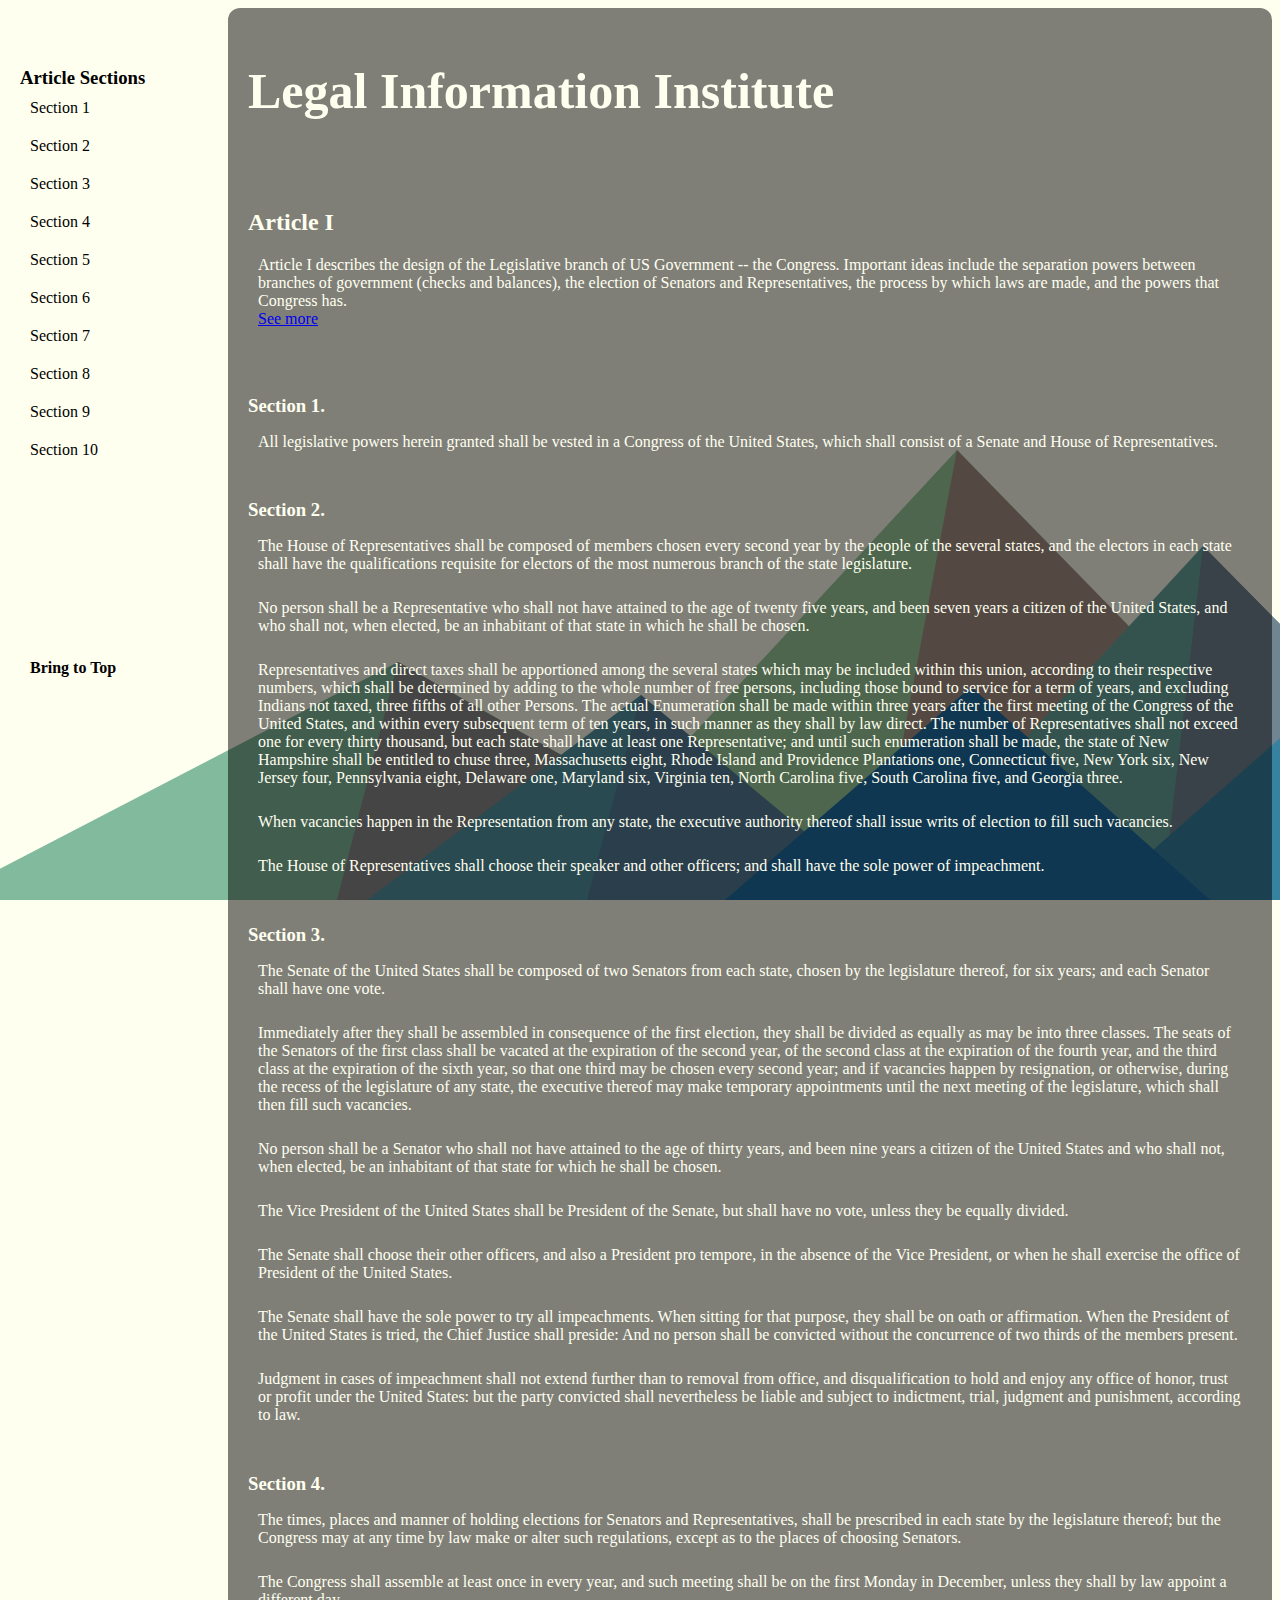
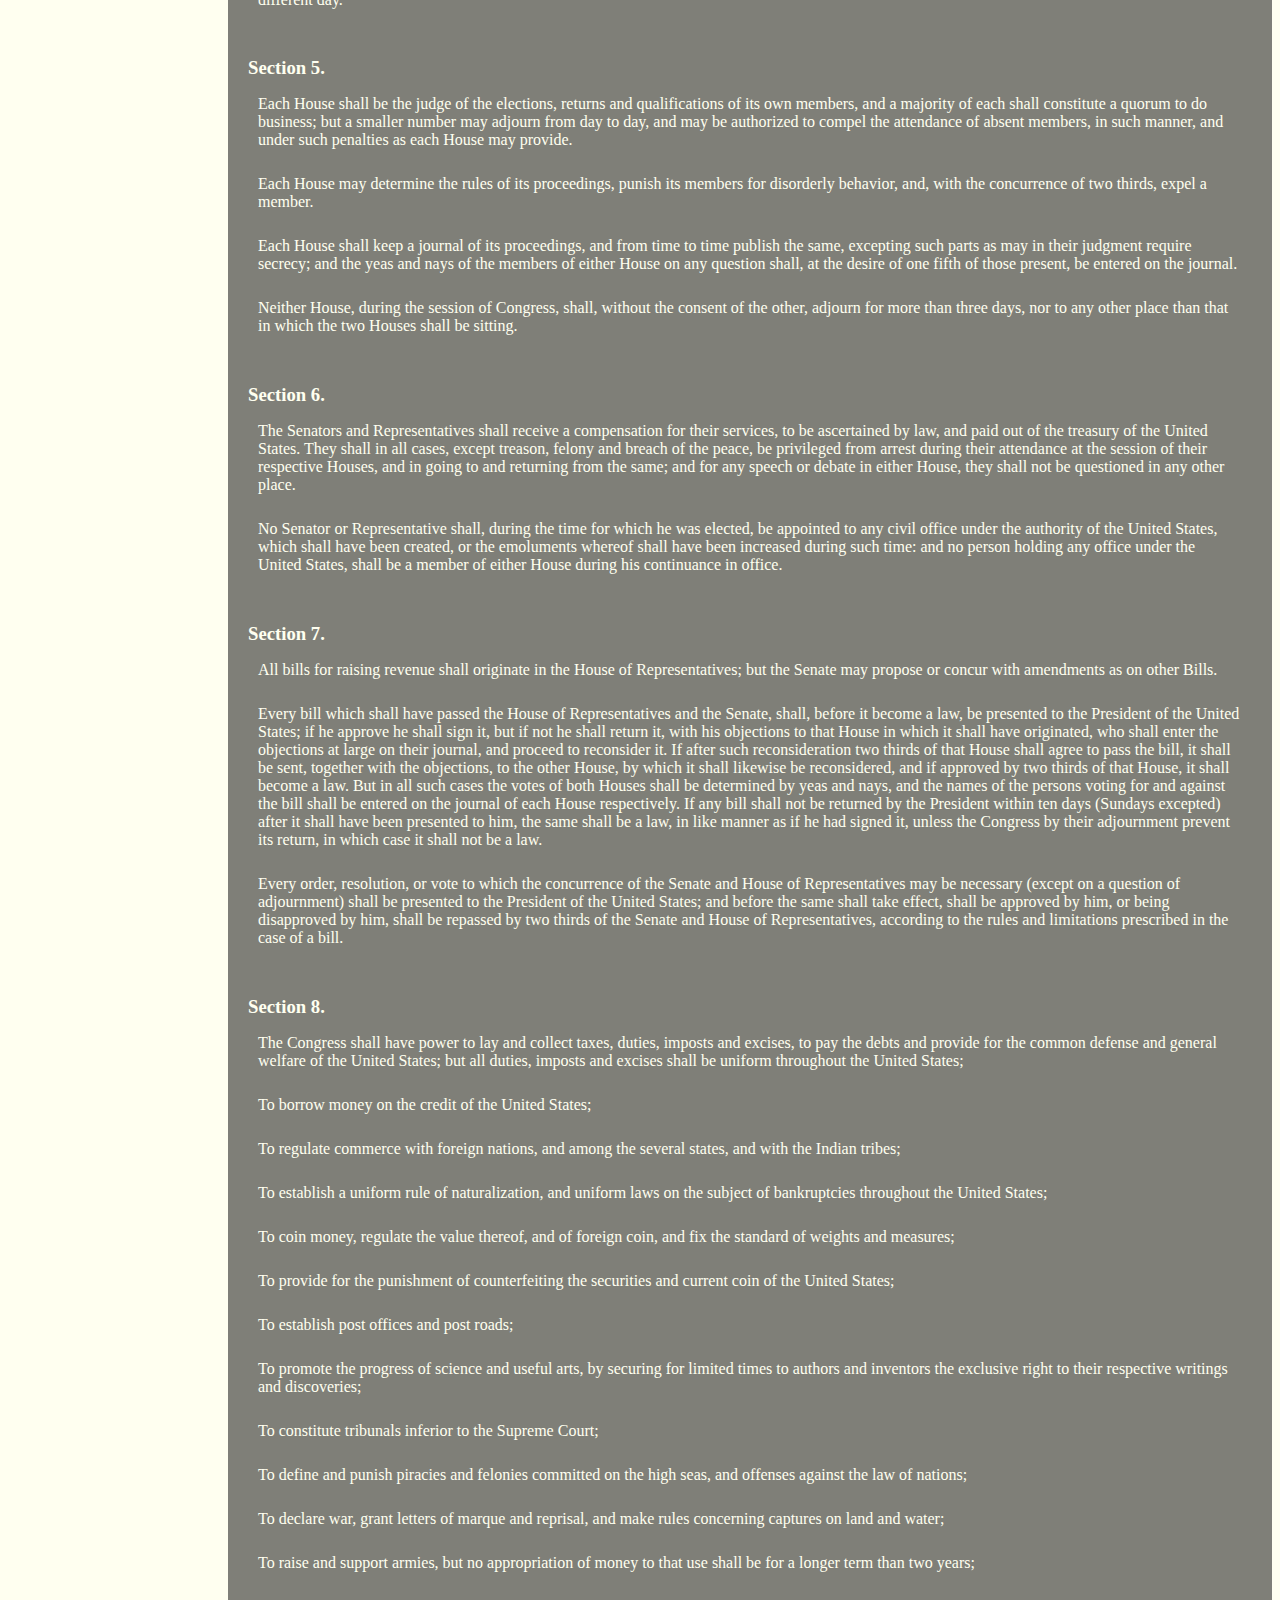
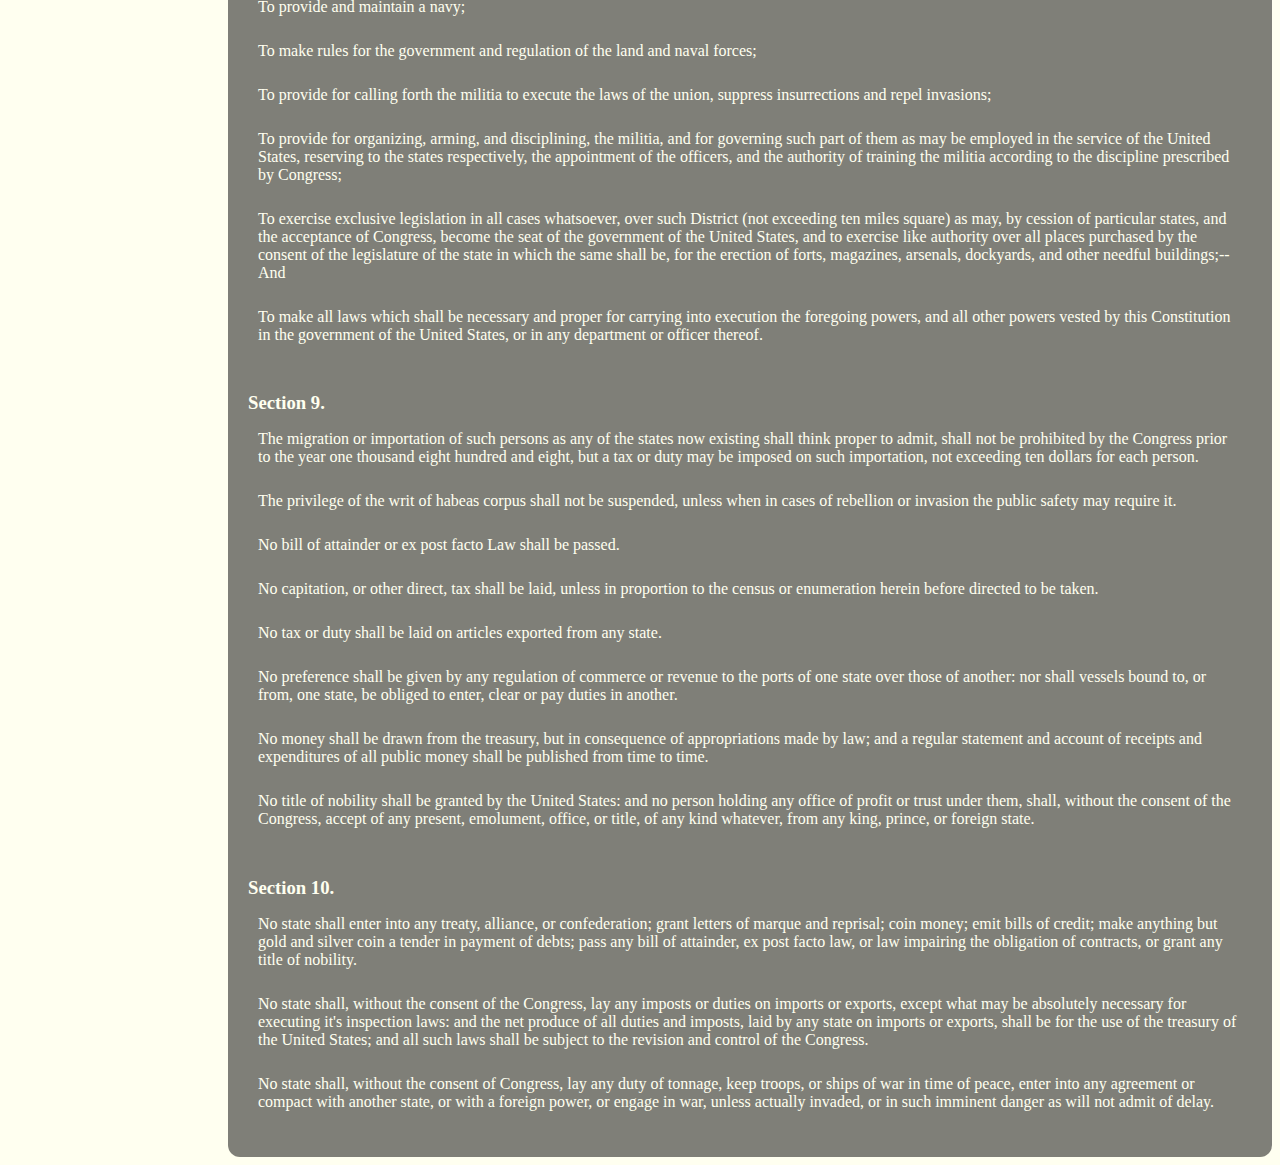
<file: Article I - CSS/index.html>
<!DOCTYPE html>
<html lang="en">

<head>
	<meta charset="UTF-8">
	<meta http-equiv="X-UA-Compatible" content="IE=edge">
	<meta name="viewport" content="width=device-width, initial-scale=1.0">

	<link rel="stylesheet" href="style.css">

	<title>Article 1 | Constitution | United States</title>
	
</head>

<body>
    <div class="navbar">
        <h3>Article Sections</h2>
        <a href="#sec1">Section 1</a>
        <a href="#sec2">Section 2</a>
        <a href="#sec3">Section 3</a>
        <a href="#sec4">Section 4</a>
        <a href="#sec5">Section 5</a>
        <a href="#sec6">Section 6</a>
        <a href="#sec7">Section 7</a>
        <a href="#sec8">Section 8</a>
        <a href="#sec9">Section 9</a>
        <a href="#sec10">Section 10</a>
        <a href="#" class="bringTop">Bring to Top</a>
      </div>

	<article>
		<h1 class="title">Legal Information Institute</h1>
		<br>
		<br>
		<h2>Article I</h2>
		<p>Article I describes the design of the Legislative branch of US Government -- the Congress. Important ideas
			include the separation powers between branches of government (checks and balances), the election of Senators
			and Representatives, the process by which laws are made, and the powers that Congress has. <br><a href="https://www.law.cornell.edu/constitution/articlei">See
				more</a>
			<br>
			<br>
		<h3 id="sec1">Section 1.</h3>
		<p>All legislative powers herein granted shall be vested in a Congress of the United States, which shall consist
			of a Senate and House of Representatives.</p>

		<h3 id="sec2">Section 2.</h3>

		<p>The House of Representatives shall be composed of members chosen every second year by the people of the
			several states, and the electors in each state shall have the qualifications requisite for electors of the
			most numerous branch of the state legislature.</p>

		<p>No person shall be a Representative who shall not have attained to the age of twenty five years, and been
			seven years a citizen of the United States, and who shall not, when elected, be an inhabitant of that state
			in which he shall be chosen.</p>

		<p>Representatives and direct taxes shall be apportioned among the several states which may be included within
			this union, according to their respective numbers, which shall be determined by adding to the whole number
			of free persons, including those bound to service for a term of years, and excluding Indians not taxed,
			three fifths of all other Persons. The actual Enumeration shall be made within three years after the first
			meeting of the Congress of the United States, and within every subsequent term of ten years, in such manner
			as they shall by law direct. The number of Representatives shall not exceed one for every thirty thousand,
			but each state shall have at least one Representative; and until such enumeration shall be made, the state
			of New Hampshire shall be entitled to chuse three, Massachusetts eight, Rhode Island and Providence
			Plantations one, Connecticut five, New York six, New Jersey four, Pennsylvania eight, Delaware one, Maryland
			six, Virginia ten, North Carolina five, South Carolina five, and Georgia three.</p>

		<p>When vacancies happen in the Representation from any state, the executive authority thereof shall issue writs
			of election to fill such vacancies.</p>

		<p>The House of Representatives shall choose their speaker and other officers; and shall have the sole power of
			impeachment.</p>

		<h3 id="sec3">Section 3.</h3>

		<p>The Senate of the United States shall be composed of two Senators from each state, chosen by the legislature
			thereof, for six years; and each Senator shall have one vote.

		<p>Immediately after they shall be assembled in consequence of the first election, they shall be divided as
			equally as may be into three classes. The seats of the Senators of the first class shall be vacated at the
			expiration of the second year, of the second class at the expiration of the fourth year, and the third class
			at the expiration of the sixth year, so that one third may be chosen every second year; and if vacancies
			happen by resignation, or otherwise, during the recess of the legislature of any state, the executive
			thereof may make temporary appointments until the next meeting of the legislature, which shall then fill
			such vacancies.

		<p>No person shall be a Senator who shall not have attained to the age of thirty years, and been nine years a
			citizen of the United States and who shall not, when elected, be an inhabitant of that state for which he
			shall be chosen.

		<p>The Vice President of the United States shall be President of the Senate, but shall have no vote, unless they
			be equally divided.</p>

		<p>The Senate shall choose their other officers, and also a President pro tempore, in the absence of the Vice
			President, or when he shall exercise the office of President of the United States.</p>

		<p>The Senate shall have the sole power to try all impeachments. When sitting for that purpose, they shall be on
			oath or affirmation. When the President of the United States is tried, the Chief Justice shall preside: And
			no person shall be convicted without the concurrence of two thirds of the members present.</p>

		<p>Judgment in cases of impeachment shall not extend further than to removal from office, and disqualification
			to hold and enjoy any office of honor, trust or profit under the United States: but the party convicted
			shall nevertheless be liable and subject to indictment, trial, judgment and punishment, according to law.
		</p>

		<h3 id="sec4">Section 4.</h3>

		<p>The times, places and manner of holding elections for Senators and Representatives, shall be prescribed in
			each state by the legislature thereof; but the Congress may at any time by law make or alter such
			regulations, except as to the places of choosing Senators.</p>

		<p>The Congress shall assemble at least once in every year, and such meeting shall be on the first Monday in
			December, unless they shall by law appoint a different day.</p>

		<h3 id="sec5">Section 5.</h3>

		<p>Each House shall be the judge of the elections, returns and qualifications of its own members, and a majority
			of each shall constitute a quorum to do business; but a smaller number may adjourn from day to day, and may
			be authorized to compel the attendance of absent members, in such manner, and under such penalties as each
			House may provide.</p>

		<p>Each House may determine the rules of its proceedings, punish its members for disorderly behavior, and, with
			the concurrence of two thirds, expel a member.</p>

		<p>Each House shall keep a journal of its proceedings, and from time to time publish the same, excepting such
			parts as may in their judgment require secrecy; and the yeas and nays of the members of either House on any
			question shall, at the desire of one fifth of those present, be entered on the journal.</p>

		<p>Neither House, during the session of Congress, shall, without the consent of the other, adjourn for more than
			three days, nor to any other place than that in which the two Houses shall be sitting.</p>

		<h3 id="sec6">Section 6.</h3>

		<p>The Senators and Representatives shall receive a compensation for their services, to be ascertained by law,
			and paid out of the treasury of the United States. They shall in all cases, except treason, felony and
			breach of the peace, be privileged from arrest during their attendance at the session of their respective
			Houses, and in going to and returning from the same; and for any speech or debate in either House, they
			shall not be questioned in any other place.</p>

		<p>No Senator or Representative shall, during the time for which he was elected, be appointed to any civil
			office under the authority of the United States, which shall have been created, or the emoluments whereof
			shall have been increased during such time: and no person holding any office under the United States, shall
			be a member of either House during his continuance in office.</p>

		<h3 id="sec7">Section 7.</h3>

		<p>All bills for raising revenue shall originate in the House of Representatives; but the Senate may propose or
			concur with amendments as on other Bills.

		<p>Every bill which shall have passed the House of Representatives and the Senate, shall, before it become a
			law, be presented to the President of the United States; if he approve he shall sign it, but if not he shall
			return it, with his objections to that House in which it shall have originated, who shall enter the
			objections at large on their journal, and proceed to reconsider it. If after such reconsideration two thirds
			of that House shall agree to pass the bill, it shall be sent, together with the objections, to the other
			House, by which it shall likewise be reconsidered, and if approved by two thirds of that House, it shall
			become a law. But in all such cases the votes of both Houses shall be determined by yeas and nays, and the
			names of the persons voting for and against the bill shall be entered on the journal of each House
			respectively. If any bill shall not be returned by the President within ten days (Sundays excepted) after it
			shall have been presented to him, the same shall be a law, in like manner as if he had signed it, unless the
			Congress by their adjournment prevent its return, in which case it shall not be a law.</p>

		<p>Every order, resolution, or vote to which the concurrence of the Senate and House of Representatives may be
			necessary (except on a question of adjournment) shall be presented to the President of the United States;
			and before the same shall take effect, shall be approved by him, or being disapproved by him, shall be
			repassed by two thirds of the Senate and House of Representatives, according to the rules and limitations
			prescribed in the case of a bill.</p>

		<h3 id="sec8">Section 8.</h3>

		<p>The Congress shall have power to lay and collect taxes, duties, imposts and excises, to pay the debts and
			provide for the common defense and general welfare of the United States; but all duties, imposts and excises
			shall be uniform throughout the United States;</p>

		<p>To borrow money on the credit of the United States;</p>

		<p>To regulate commerce with foreign nations, and among the several states, and with the Indian tribes;</p>

		<p>To establish a uniform rule of naturalization, and uniform laws on the subject of bankruptcies throughout the
			United States;</p>

		<p>To coin money, regulate the value thereof, and of foreign coin, and fix the standard of weights and measures;
		</p>

		<p>To provide for the punishment of counterfeiting the securities and current coin of the United States;</p>

		<p>To establish post offices and post roads;</p>

		<p>To promote the progress of science and useful arts, by securing for limited times to authors and inventors
			the exclusive right to their respective writings and discoveries;

		<p>To constitute tribunals inferior to the Supreme Court;</p>

		<p>To define and punish piracies and felonies committed on the high seas, and offenses against the law of
			nations;</p>

		<p>To declare war, grant letters of marque and reprisal, and make rules concerning captures on land and water;
		</p>

		<p>To raise and support armies, but no appropriation of money to that use shall be for a longer term than two
			years;</p>

		<p>To provide and maintain a navy;</p>

		<p>To make rules for the government and regulation of the land and naval forces;</p>

		<p>To provide for calling forth the militia to execute the laws of the union, suppress insurrections and repel
			invasions;</p>

		<p>To provide for organizing, arming, and disciplining, the militia, and for governing such part of them as may
			be employed in the service of the United States, reserving to the states respectively, the appointment of
			the officers, and the authority of training the militia according to the discipline prescribed by Congress;
		</p>

		<p>To exercise exclusive legislation in all cases whatsoever, over such District (not exceeding ten miles
			square) as may, by cession of particular states, and the acceptance of Congress, become the seat of the
			government of the United States, and to exercise like authority over all places purchased by the consent of
			the legislature of the state in which the same shall be, for the erection of forts, magazines, arsenals,
			dockyards, and other needful buildings;--And</p>

		<p>To make all laws which shall be necessary and proper for carrying into execution the foregoing powers, and
			all other powers vested by this Constitution in the government of the United States, or in any department or
			officer thereof.</p>

		<h3 id="sec9">Section 9.</h3>

		<p>The migration or importation of such persons as any of the states now existing shall think proper to admit,
			shall not be prohibited by the Congress prior to the year one thousand eight hundred and eight, but a tax or
			duty may be imposed on such importation, not exceeding ten dollars for each person.</p>

		<p>The privilege of the writ of habeas corpus shall not be suspended, unless when in cases of rebellion or
			invasion the public safety may require it.</p>

		<p>No bill of attainder or ex post facto Law shall be passed.</p>

		<p>No capitation, or other direct, tax shall be laid, unless in proportion to the census or enumeration herein
			before directed to be taken.</p>

		<p>No tax or duty shall be laid on articles exported from any state.</p>

		<p>No preference shall be given by any regulation of commerce or revenue to the ports of one state over those of
			another: nor shall vessels bound to, or from, one state, be obliged to enter, clear or pay duties in
			another.</p>

		<p>No money shall be drawn from the treasury, but in consequence of appropriations made by law; and a regular
			statement and account of receipts and expenditures of all public money shall be published from time to time.
		</p>

		<p>No title of nobility shall be granted by the United States: and no person holding any office of profit or
			trust under them, shall, without the consent of the Congress, accept of any present, emolument, office, or
			title, of any kind whatever, from any king, prince, or foreign state.</p>

		<h3 id="sec10">Section 10.</h3>

		<p>No state shall enter into any treaty, alliance, or confederation; grant letters of marque and reprisal; coin
			money; emit bills of credit; make anything but gold and silver coin a tender in payment of debts; pass any
			bill of attainder, ex post facto law, or law impairing the obligation of contracts, or grant any title of
			nobility.</p>

		<p>No state shall, without the consent of the Congress, lay any imposts or duties on imports or exports, except
			what may be absolutely necessary for executing it's inspection laws: and the net produce of all duties and
			imposts, laid by any state on imports or exports, shall be for the use of the treasury of the United States;
			and all such laws shall be subject to the revision and control of the Congress.</p>

		<p>No state shall, without the consent of Congress, lay any duty of tonnage, keep troops, or ships of war in
			time of peace, enter into any agreement or compact with another state, or with a foreign power, or engage in
			war, unless actually invaded, or in such imminent danger as will not admit of delay.</p>
	</article>
</body>

</html>
</file>
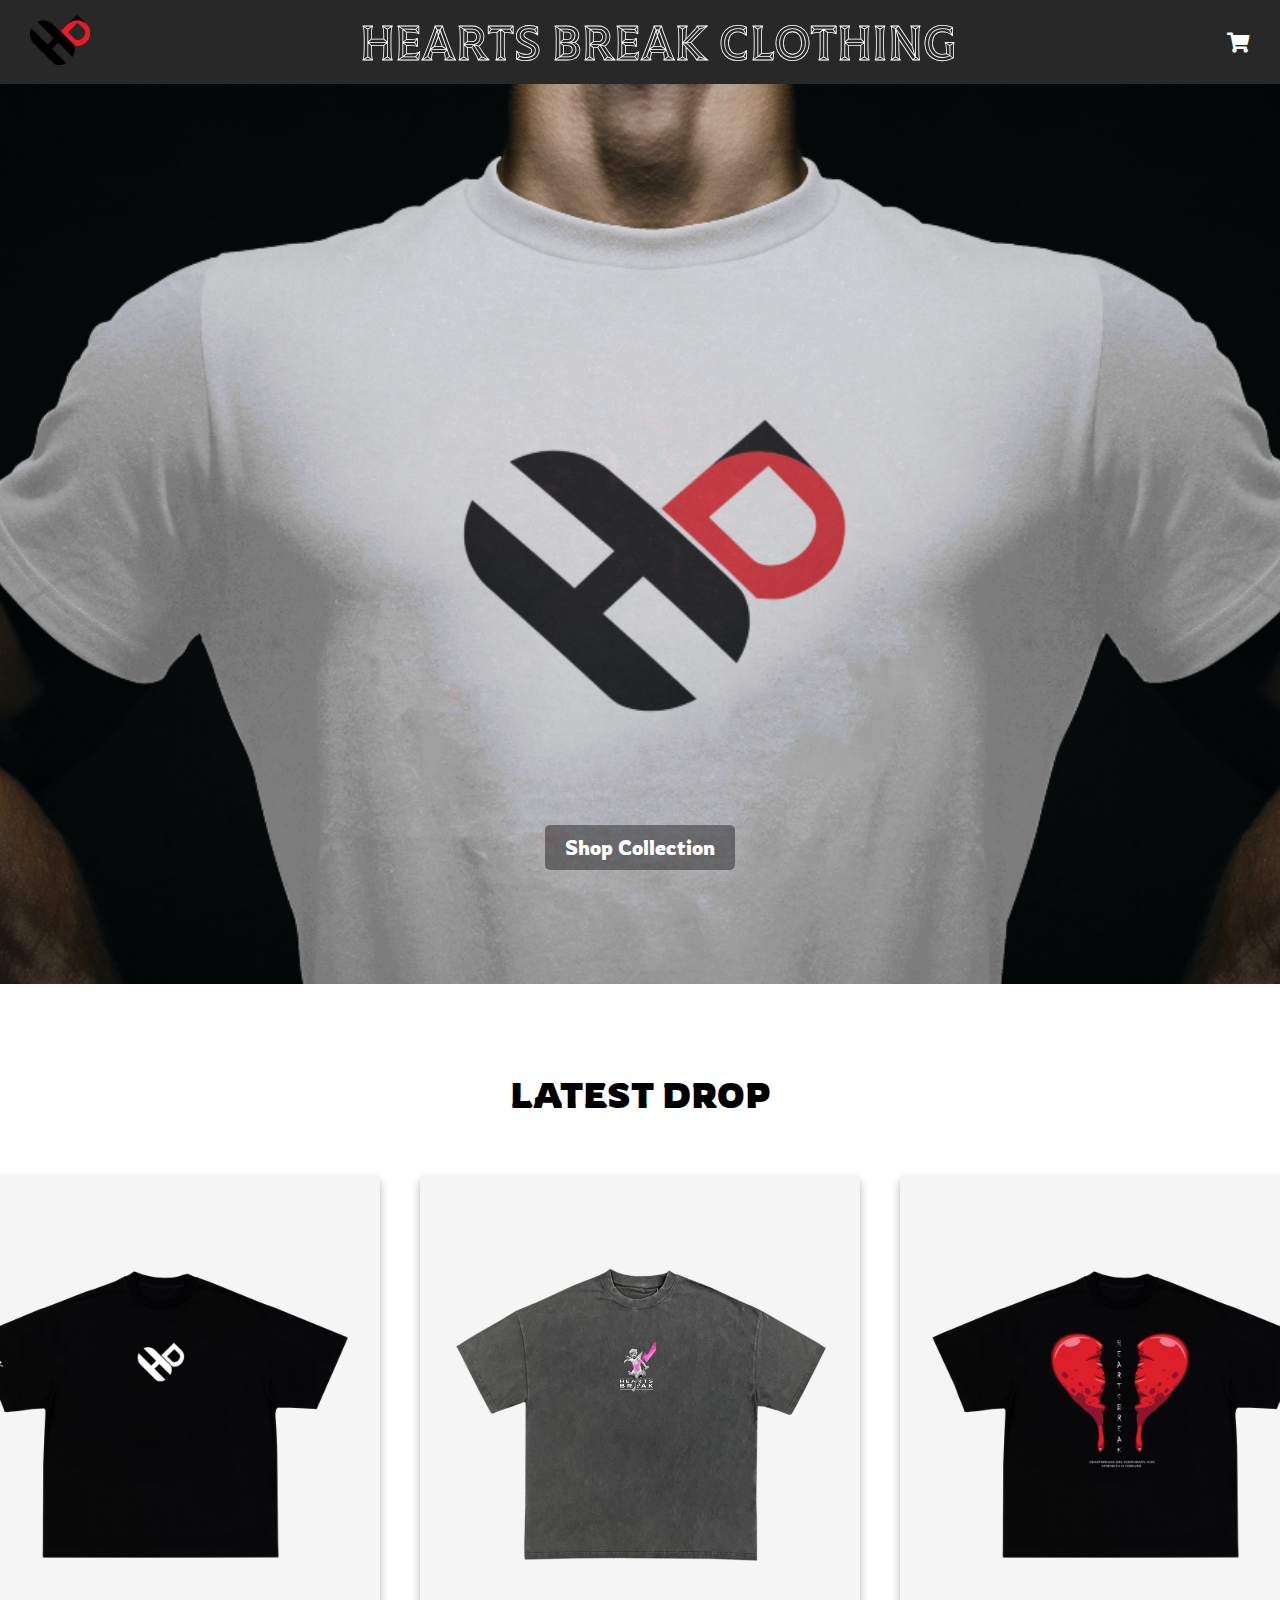
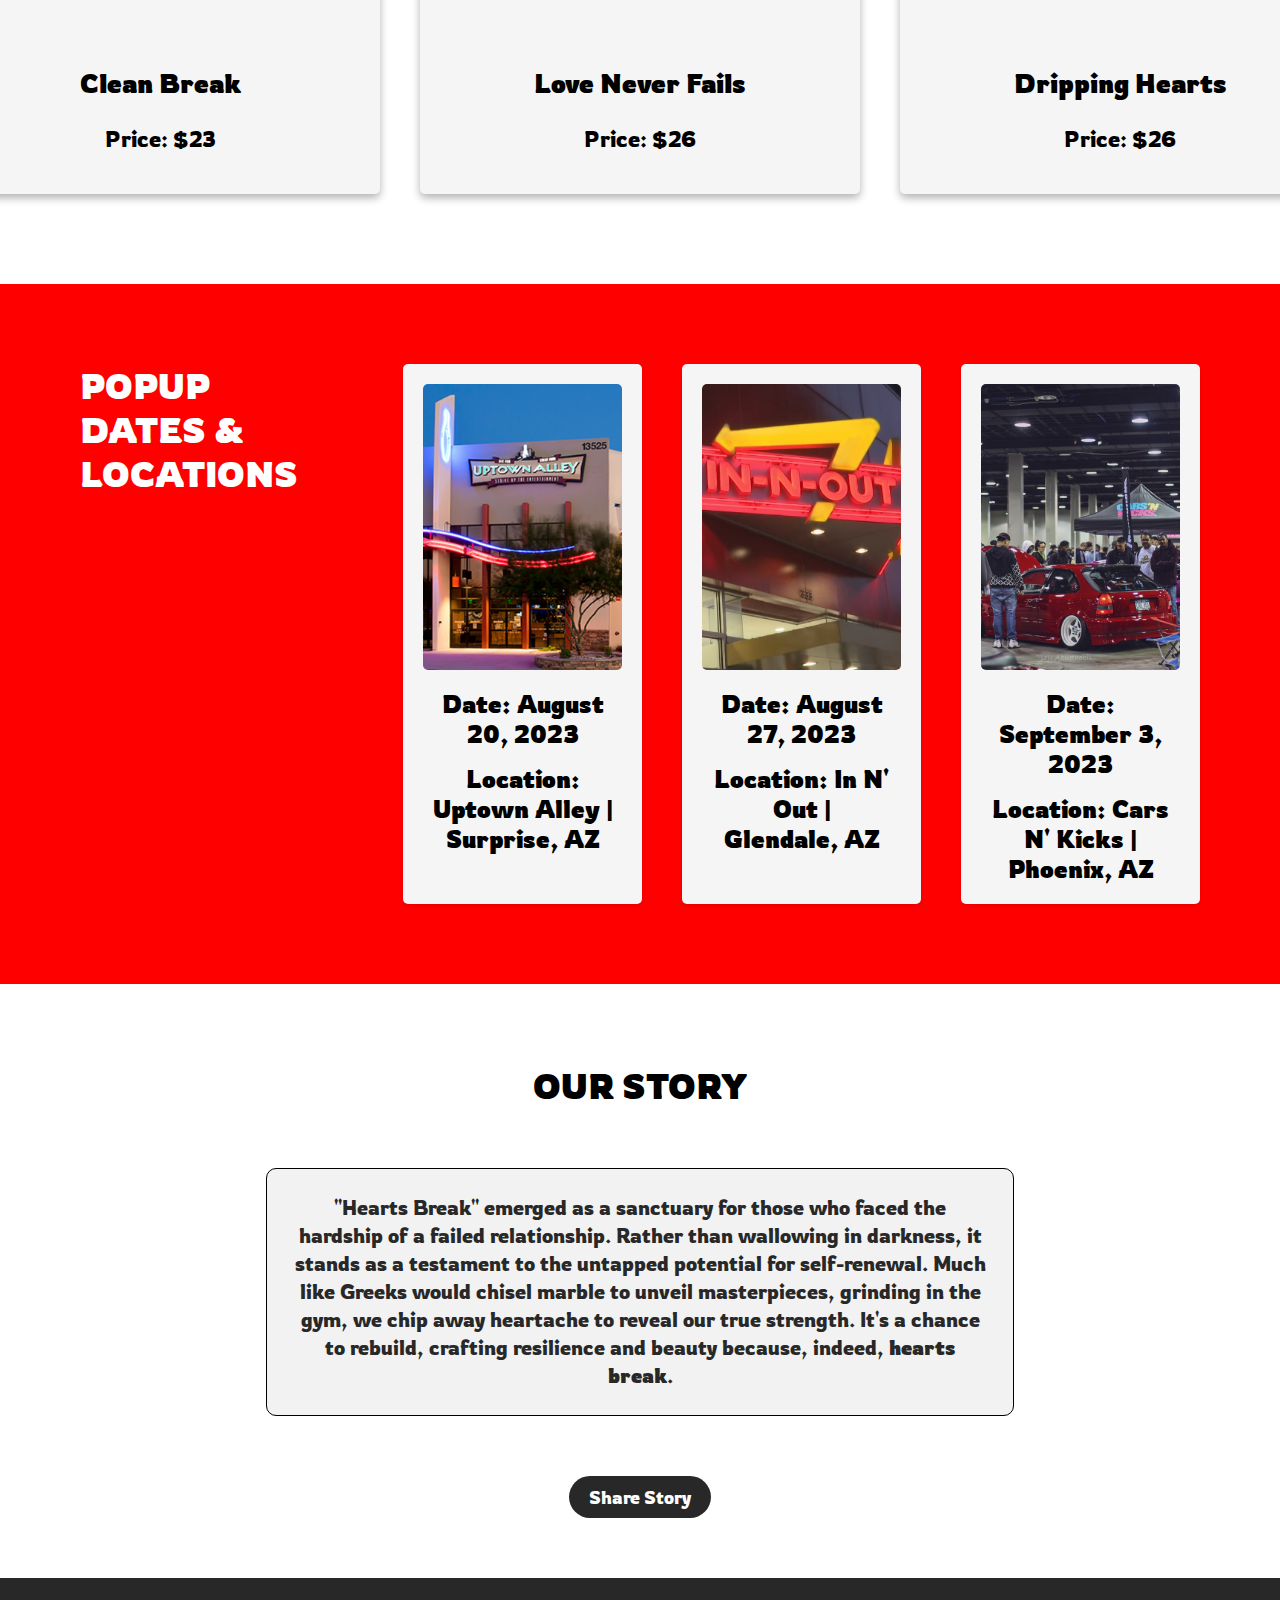
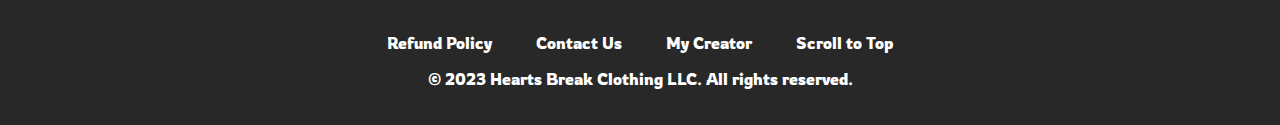
<file: HeartsBreakClothing/index.html>
<!DOCTYPE html>
<html lang="en">
  <head>
    <meta charset="UTF-8" />
    <meta name="viewport" content="width=device-width, initial-scale=1.0" />

    <link rel="icon" type="image/png" href="media/HeartsBreak Logo UC.png" />
    <link
      rel="stylesheet"
      href="https://cdnjs.cloudflare.com/ajax/libs/font-awesome/5.15.3/css/all.min.css"
    />
    <link rel="stylesheet" href="home.css" />

    <title>Hearts Break Clothing</title>
  </head>

  <body>
    <nav class="navbar">
      <div class="logo">
        <a href="index.html">
          <img src="media/HeartsBreak Logo UC.png" alt="HB Logo" />
        </a>
      </div>

      <div class="brandName">
        <h1 class="brandTitle">HEARTS BREAK CLOTHING</h1>
      </div>

      <div class="cart">
        <a href="#"><i class="fas fa-shopping-cart"></i></a>
      </div>
    </nav>

    <div class="previewContainer">
      <img
        src="media/hbPreview.png"
        alt="Image of HB T-Shirt"
        class="brandImage"
      />

      <div class="scrollToProducts">
        <a class="shopCollection" href="#latestDrop">Shop Collection</a>
      </div>
    </div>

    <div class="latestDrop" id="latestDrop">
      <h2 class="latestDropTitle">LATEST DROP</h2>

      <div class="products">
        <div class="product">
          <img src="media/CleanBreak_front.png" alt="product 1" />
          <h3>Clean Break</h3>
          <p>Price: $23</p>
        </div>
        <div class="product">
          <img src="media/LoveNeverFails_front.png" alt="product 2" />
          <h3>Love Never Fails</h3>
          <p>Price: $26</p>
        </div>
        <div class="product">
          <img src="media/DrippingHearts_front.png" alt="product 3" />
          <h3>Dripping Hearts</h3>
          <p>Price: $26</p>
        </div>
      </div>
    </div>

    <div class="datesLocations">
      <h2 class="popupTitle">
        POPUP
        <br />
        DATES &
        <br />
        LOCATIONS
      </h2>

      <div class="popup">
        <img src="media/uptown.png" alt="Popup 1" />
        <p>Date: August 20, 2023</p>
        <p>
          Location: Uptown Alley |<br />
          Surprise, AZ
        </p>
      </div>
      <div class="popup">
        <img src="media/in-n-out.png" alt="Popup 2" />
        <p>Date: August 27, 2023</p>
        <p>
          Location: In N' Out |<br />
          Glendale, AZ
        </p>
      </div>
      <div class="popup">
        <img src="media/cars-n-kicks.png" alt="Popup 3" />
        <p>Date: September 3, 2023</p>
        <p>
          Location: Cars N' Kicks |<br />
          Phoenix, AZ
        </p>
      </div>
    </div>

    <div class="about">
      <h2 class="aboutTitle">OUR STORY</h2>
      <div class="aboutDesc">
        <p>
          "Hearts Break" emerged as a sanctuary for those who faced the hardship
          of a failed relationship. Rather than wallowing in darkness, it stands
          as a testament to the untapped potential for self-renewal. Much like
          Greeks would chisel marble to unveil masterpieces, grinding in the
          gym, we chip away heartache to reveal our true strength. It's a chance
          to rebuild, crafting resilience and beauty because, indeed,
          <span style="font-weight: bold">hearts</span>
          <span style="font-weight: bold">break</span>.
        </p>
      </div>
      <a
        href="https://twitter.com/intent/tweet?text=%22Hearts%20Break%22%20emerged%20as%20a%20sanctuary%20for%20those%20who%20faced%20the%20hardship%20of%20a%20failed%20relationship.%20Rather%20than%20wallowing%20in%20darkness,%20it%20stands%20as%20a%20testament%20to%20the%20untapped%20potential%20for%20self-renewal.%20It%27s%20a%20chance%20to%20rebuild,%20crafting%20resilience%20and%20beauty.%20%20-Hearts%20Break%20Team"
        target="_blank"
      >
        <button class="shareStoryBtn">Share Story</button>
      </a>
    </div>

    <footer>
      <div>
        <ul class="footer-links">
          <li><a href="policy.html">Refund Policy</a></li>
          <li><a href="contact.html">Contact Us</a></li>
          <li><a href="https://github.com/HBLazerr">My Creator</a></li>
          <li><a href="#">Scroll to Top</a></li>
        </ul>
        <p>&copy; 2023 Hearts Break Clothing LLC. All rights reserved.</p>
      </div>
    </footer>
  </body>
</html>
</file>
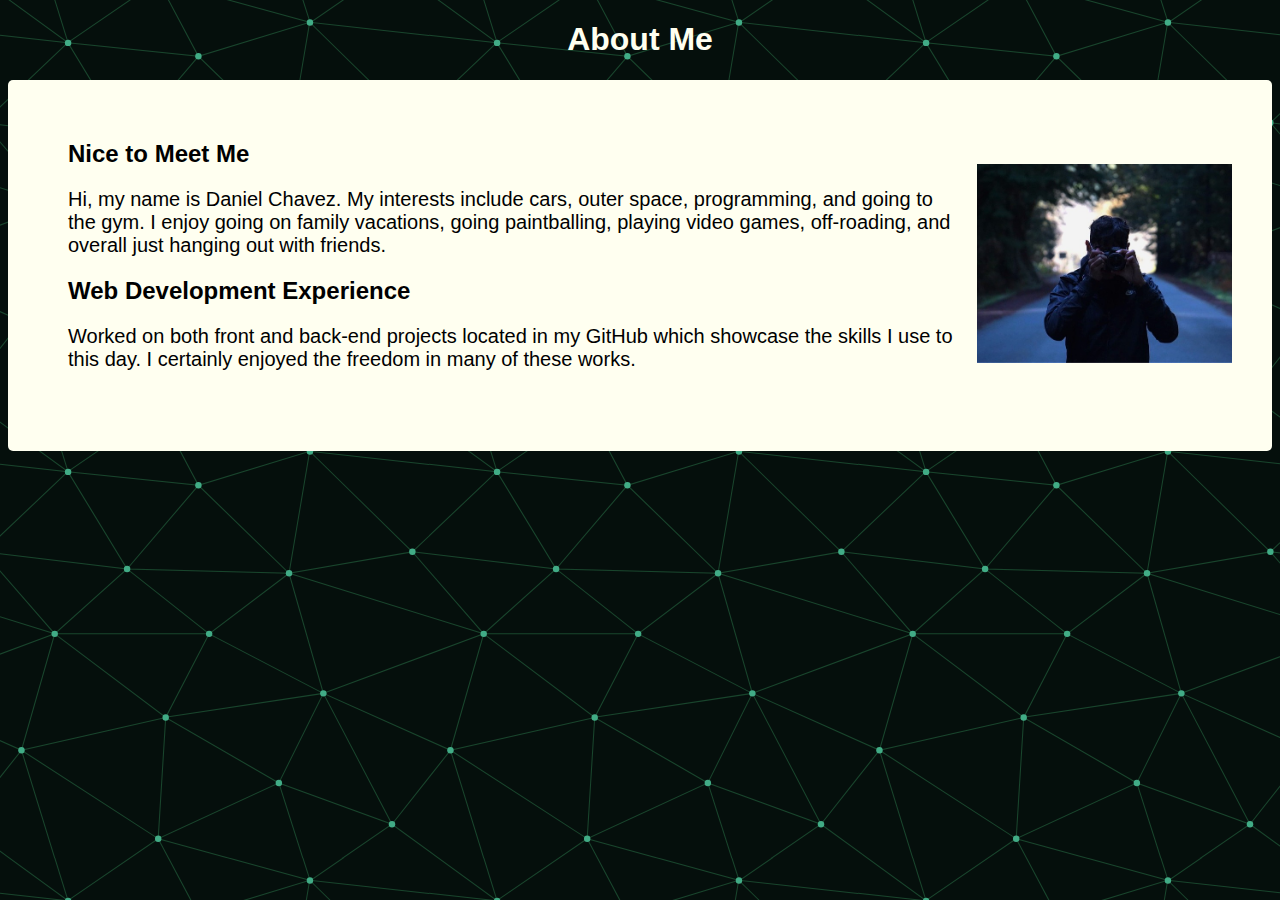
<file: W4-Assignment/index.html>
<!DOCTYPE html>
<html lang="en">

<head>
    <meta charset="UTF-8">
    <meta http-equiv="X-UA-Compatible" content="IE=edge">
    <meta name="viewport" content="width=device-width, initial-scale=1.0">

    <link rel="stylesheet" href="style.css">

    <title>W4 Assignment: Web Pages</title>

</head>

<body>




    <h1 class="title">About Me</h1>
    
    <div class="container">

        <div class="info">
            <h2>Nice to Meet Me</h2>
            <p>
                Hi, my name is Daniel Chavez. My interests include cars, outer space, programming, and going to the gym.
                I enjoy going on family vacations, going paintballing, playing video games, off-roading, and overall
                just hanging out with friends.
            </p>

            <h2>Web Development Experience</h2>
            <p>
                Worked on both front and back-end projects located in my GitHub which showcase the skills I use to this
                day. I certainly enjoyed the freedom in many of these works.
            </p>
        </div>
        
        <div>
            <img src="DanielChavezBack.jpg" alt="Picture of Daniel Chavez">
        </div>

    </div>

</body>

</html>
</file>
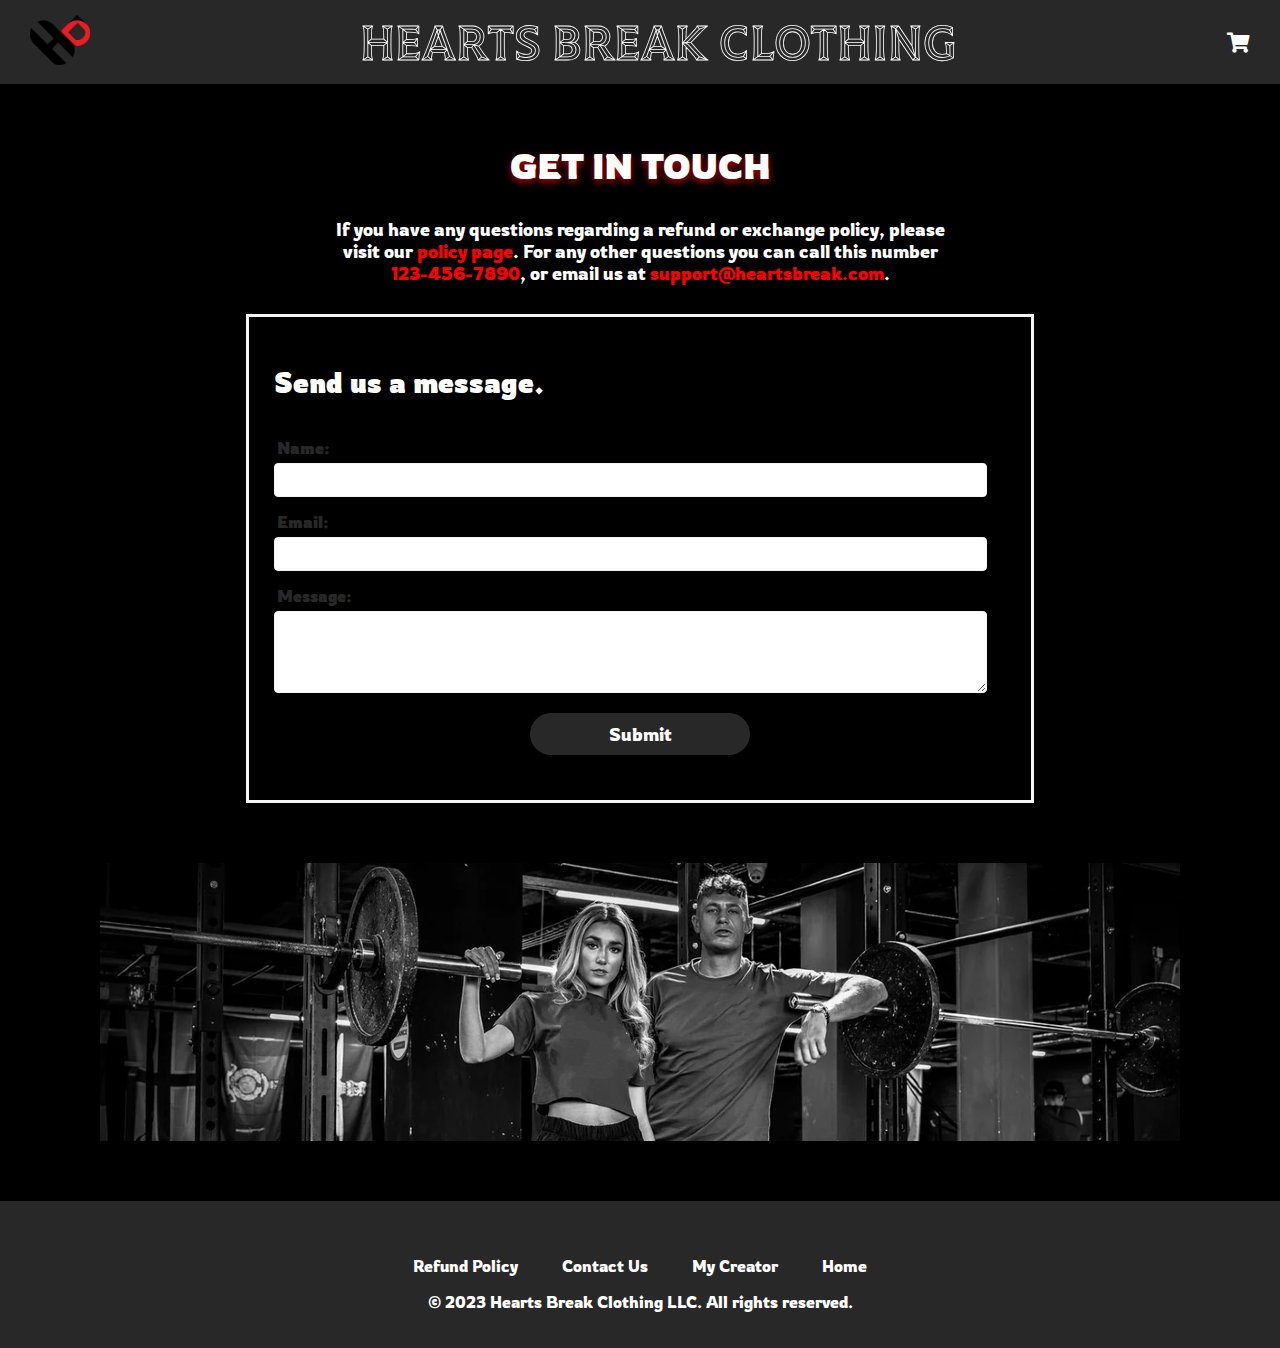
<file: HeartsBreakClothing/contact.html>
<!DOCTYPE html>
<html lang="en">
  <head>
    <meta charset="UTF-8" />
    <meta name="viewport" content="width=device-width, initial-scale=1.0" />

    <link rel="icon" type="image/png" href="media/HeartsBreak Logo UC.png" />
    <link
      rel="stylesheet"
      href="https://cdnjs.cloudflare.com/ajax/libs/font-awesome/5.15.3/css/all.min.css"
    />
    <link rel="stylesheet" href="contact.css" />

    <title>Contact Us | Hearts Break Clothing</title>
  </head>
  <body>
    <nav class="navbar">
      <div class="logo">
        <a href="index.html">
          <img src="media/HeartsBreak Logo UC.png" alt="HB Logo" />
        </a>
      </div>

      <div class="brandName">
        <h1 class="brandTitle">HEARTS BREAK CLOTHING</h1>
      </div>

      <div class="cart">
        <a href="#"><i class="fas fa-shopping-cart"></i></a>
      </div>
    </nav>

    <div class="contact">
      <h1>GET IN TOUCH</h1>

      <p>
        If you have any questions regarding a refund or exchange policy, please
        visit our <a href="policy.html">policy page</a>. For any other questions
        you can call this number <a href="tel:1234567890">123-456-7890</a>, or
        email us at
        <a href="mailto:chavezdanny33@gmail.com">support@heartsbreak.com</a>.
      </p>

      <div class="contactForm">
        <h2>Send us a message.</h2>
        <form action="/submit" method="post">
          <label for="name" class="formLabel">Name:</label>
          <input type="text" id="name" name="name" required />

          <label for="email" class="formLabel">Email:</label>
          <input type="email" id="email" name="email" required />

          <label for="message" class="formLabel">Message:</label>
          <textarea id="message" name="message" rows="4" required></textarea>

          <input type="submit" value="Submit" class="submitBtn" />
        </form>
      </div>
    </div>

    <div class="imgStrip">
      <img src="media/contact_image.png" alt="Image of Hearts Break staff" />
    </div>

    <footer>
      <div>
        <ul class="footer-links">
          <li><a href="policy.html">Refund Policy</a></li>
          <li><a href="contact.html">Contact Us</a></li>
          <li><a href="https://github.com/HBLazerr">My Creator</a></li>
          <li><a href="index.html">Home</a></li>
        </ul>
        <p>&copy; 2023 Hearts Break Clothing LLC. All rights reserved.</p>
      </div>
    </footer>
  </body>
</html>
</file>
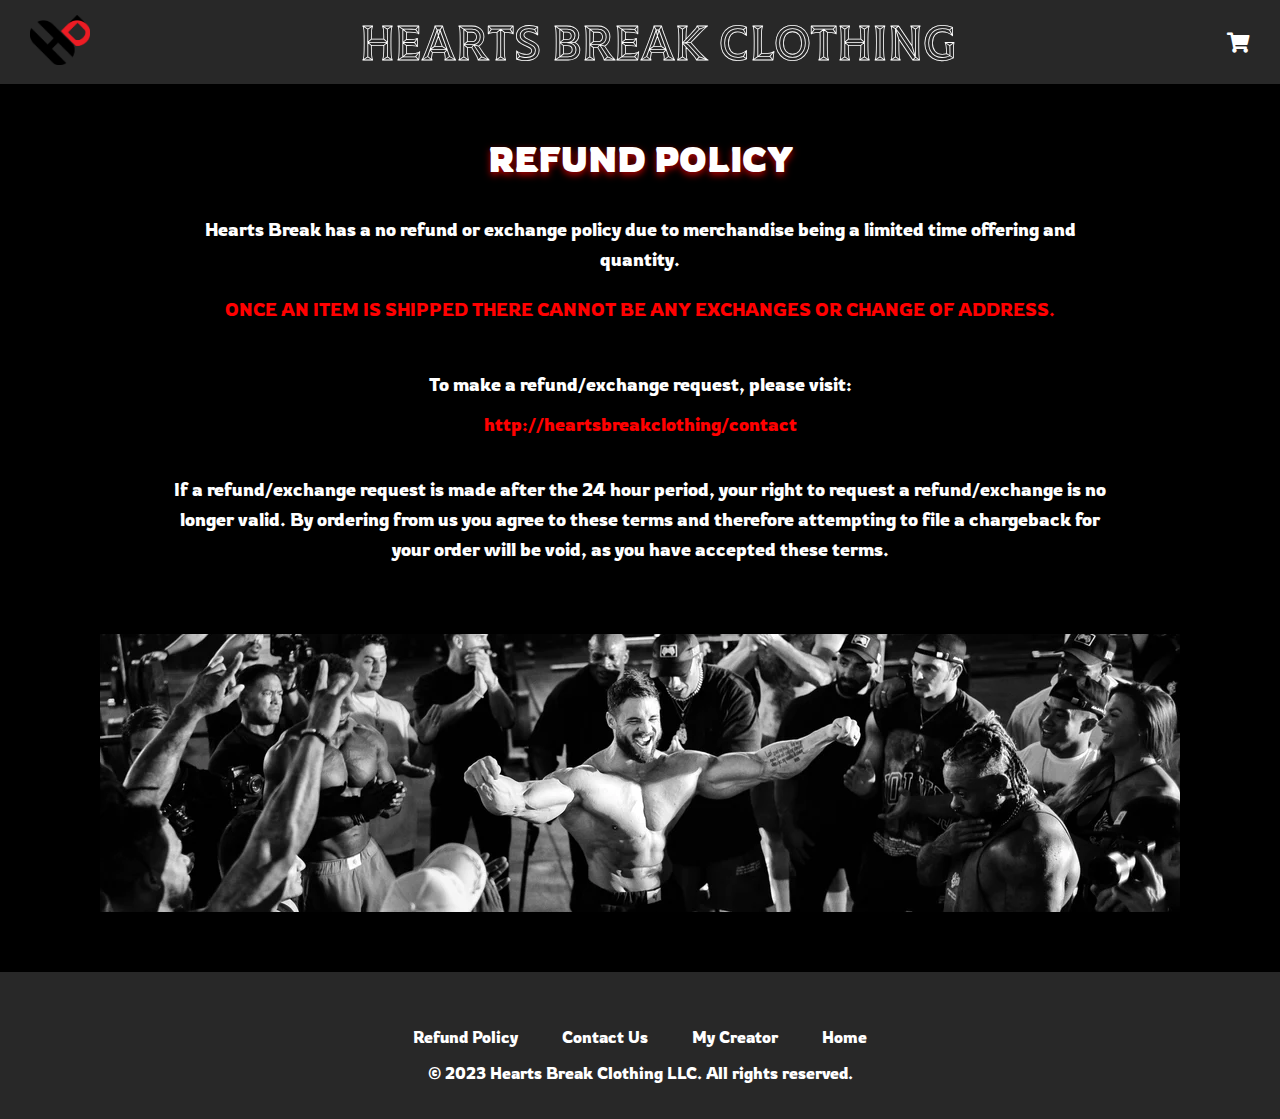
<file: HeartsBreakClothing/policy.html>
<!DOCTYPE html>
<html lang="en">
  <head>
    <meta charset="UTF-8" />
    <meta name="viewport" content="width=device-width, initial-scale=1.0" />

    <link rel="icon" type="image/png" href="media/HeartsBreak Logo UC.png" />
    <link
      rel="stylesheet"
      href="https://cdnjs.cloudflare.com/ajax/libs/font-awesome/5.15.3/css/all.min.css"
    />
    <link rel="stylesheet" href="policy.css" />

    <title>Refund Policy | Hearts Break Clothing</title>
  </head>
  <body>
    <nav class="navbar">
      <div class="logo">
        <a href="index.html">
          <img src="media/HeartsBreak Logo UC.png" alt="HB Logo" />
        </a>
      </div>

      <div class="brandName">
        <h1 class="brandTitle">HEARTS BREAK CLOTHING</h1>
      </div>

      <div class="cart">
        <a href="#"><i class="fas fa-shopping-cart"></i></a>
      </div>
    </nav>

    <div class="policy">
      <h1>REFUND POLICY</h1>

      <p>
        Hearts Break has a no refund or exchange policy due to merchandise being
        a limited time offering and quantity.
      </p>

      <p class="important">
        ONCE AN ITEM IS SHIPPED THERE CANNOT BE ANY EXCHANGES OR CHANGE OF
        ADDRESS.
      </p>

      <div class="visitLink">
        <p>To make a refund/exchange request, please visit:</p>
        <a href="contact.html">http://heartsbreakclothing/contact</a>
      </div>

      <p>
        If a refund/exchange request is made after the 24 hour period, your
        right to request a refund/exchange is no longer valid. By ordering from
        us you agree to these terms and therefore attempting to file a
        chargeback for your order will be void, as you have accepted these
        terms.
      </p>
    </div>

    <div class="imgStrip">
      <img src="media/policy_image.png" alt="Image of gym members" />
    </div>

    <footer>
      <div>
        <ul class="footer-links">
          <li><a href="policy.html">Refund Policy</a></li>
          <li><a href="contact.html">Contact Us</a></li>
          <li><a href="https://github.com/HBLazerr">My Creator</a></li>
          <li><a href="index.html">Home</a></li>
        </ul>
        <p>&copy; 2023 Hearts Break Clothing LLC. All rights reserved.</p>
      </div>
    </footer>
  </body>
</html>
</file>
<file: Article I - CSS/style.css>
body {
    background-color: ivory;
    background-image: url("data:image/svg+xml,%3Csvg xmlns='http://www.w3.org/2000/svg' viewBox='0 0 1600 900'%3E%3Cpolygon fill='%239bcd9b' points='957 450 539 900 1396 900'/%3E%3Cpolygon fill='%23a69285' points='957 450 872.9 900 1396 900'/%3E%3Cpolygon fill='%2382ba9d' points='-60 900 398 662 816 900'/%3E%3Cpolygon fill='%238b8b8b' points='337 900 398 662 816 900'/%3E%3Cpolygon fill='%2369a79e' points='1203 546 1552 900 876 900'/%3E%3Cpolygon fill='%23708491' points='1203 546 1552 900 1162 900'/%3E%3Cpolygon fill='%235095a0' points='641 695 886 900 367 900'/%3E%3Cpolygon fill='%23547d97' points='587 900 641 695 886 900'/%3E%3Cpolygon fill='%233782a1' points='1710 900 1401 632 1096 900'/%3E%3Cpolygon fill='%2339769d' points='1710 900 1401 632 1365 900'/%3E%3Cpolygon fill='%231e6fa3' points='1210 900 971 687 725 900'/%3E%3Cpolygon fill='%231e6fa3' points='943 900 1210 900 971 687'/%3E%3C/svg%3E");
    background-attachment: fixed;
    background-size: cover;
    font-family: 'Lucida Sans';
}

html {
    scroll-behavior: smooth;
}

article {
    margin-left: 220px;
    background-color: rgba(0, 0, 0, 0.5);
    color: ivory;
    padding: 20px;
    border-radius: 12px;
}

h3 {
    padding: 20px 0 0;
    margin-bottom: 0;
}

p {
    padding: 0 10px 10px 10px;
}

.title {
    font-size: 50px;
}

.navbar {
    position: fixed;
    left: 0;
    background-color: ivory;
    width: 200px;
    margin: 20px;
}

.navbar a {
    display: block;
    padding: 10px;
    color: black;
    text-decoration: none;
}

.navbar a:hover {
    background-color: rgba(0, 0, 0, 0.178);
}

.bringTop {
    margin-top: 180px;
    font-weight: bold;
}
</file>
<file: HeartsBreakClothing/home.css>
@import url('https://fonts.googleapis.com/css2?family=Rowdies:wght@300&family=Tilt+Prism&display=swap');

body {
    margin: 0;
    padding: 0;
    scroll-behavior: smooth;
    font-family: 'Rowdies';
}

body::-webkit-scrollbar {
    display: none;
}


/* Navbar Styles */
.navbar {
    background-color: rgb(40, 40, 40);
    color: white;
    display: flex;
    justify-content: space-between;
    align-items: center;
    padding: 10px;
}

.logo img {
    height: 50px;
    margin: 0px 20px;
}

.brandTitle {
    font-family: 'Tilt Prism';
    margin: 0;
    font-size: 50px;
    cursor: default;
    user-select: none;
}

.cart a {
    color: white;
    text-decoration: none;
    font-size: 20px;
    transition: color 0.3s ease;
    margin: 0 10px;
    padding: 5px 10px;
}

.cart a:hover {
    color: red;
}


/* Home Page Styles */
.previewContainer {
    width: 100%;
    height: 80%;
    overflow: hidden;
    display: flex;
    justify-content: center;
    align-items: center;
}

.brandImage {
    min-width: 100%;
    min-height: 80%;
    height: 900px;
    object-fit: cover;
    object-position: bottom;
}

.scrollToProducts {
    display: flex;
    justify-content: center;
    position: absolute;
    bottom: 30px;
}

.shopCollection {
    background-color: rgba(0, 0, 0, 0.4);
    color: white;
    text-decoration: none;
    border-radius: 5px;
    padding: 10px 20px;
    font-size: 20px;
    transition: background-color 0.3s ease;
}

.shopCollection:hover {
    background-color: rgba(0, 0, 0, 0.7);
}

.latestDrop {
    padding: 60px 30px;
}

.latestDropTitle {
    font-size: 35px;
    text-align: center;
}

.products {
    display: flex;
    justify-content: center;
    text-align: center;
    padding: 20px;
}

.product {
    background-color: whitesmoke;
    margin: 10px 20px;
    padding: 20px;
    border-radius: 5px;
    box-shadow: 0px 4px 9px rgba(0, 0, 0, 0.3);
    justify-content: center;
    font-size: 22px;
}

.product img {
    max-width: 400px;
    height: 400px;
    margin-bottom: 40px;
}

.datesLocations {
    display: flex;
    justify-content: center;
    text-align: center;
    background-color: red;
    padding: 60px;
    text-align: center;
}

.popupTitle {
    justify-content: center;
    text-align: left;
    color: white;
    margin: 20px;
    padding-right: 65px;
    font-size: 35px;
}

.popup {
    background-color: whitesmoke;
    max-width: 300px;
    margin: 20px;
    padding: 20px;
    border-radius: 5px;
    box-shadow: 0 2px 4px rgba(0, 0, 0, 0.1);
}

.popup img {
    width: 100%;
    height: auto;
    object-fit: cover;
    border-radius: 5px;
}

.popup p {
    margin: 15px 0px 0px;
    font-weight: bold;
    font-size: 24px;
}

.about {
    padding: 60px;
    text-align: center;
    justify-content: center;
}

.aboutTitle {
    font-size: 35px;
    margin: 20px;
}

.aboutDesc {
    width: 60%;
    margin: 60px auto;
    text-align: center;
    padding: 25px;
    border: 1px solid black;
    border-radius: 10px;
    background-color: #f2f2f2;
}

.aboutDesc p {
    font-size: 20px;
    line-height: 28px;
    color: rgb(40, 40, 40);
    margin: 0;
}

.shareStoryBtn {
    background-color: rgb(40, 40, 40);
    color: white;
    font-family: 'Rowdies';
    font-size: 18px;
    padding: 10px 20px;
    border: none;
    border-radius: 30px;
    cursor: pointer;
    transition: background-color 0.3s ease;
}

.shareStoryBtn:hover {
    background-color: red;
}


/* Footer Styles */
footer {
    background-color: rgb(40, 40, 40);
    bottom: 0;
    left: 0;
    width: 100%;
    color: white;
    text-align: center;
    padding: 40px 0px 20px;
}

.footer-links {
    list-style: none;
    padding: 0;
    margin: 15px;
}

.footer-links li {
    display: inline;
    margin: 20px;
}

.footer-links a {
    color: white;
    text-decoration: none;
    transition: color 0.3s ease;
}

.footer-links a:hover {
    color: red;
}
</file>
<file: W4-Assignment/style.css>
body {
    background-color: #050F0C;
    background-image: url("data:image/svg+xml,%3Csvg xmlns='http://www.w3.org/2000/svg' width='429' height='429' viewBox='0 0 800 800'%3E%3Cg fill='none' stroke='%2318452C' stroke-width='1.9'%3E%3Cpath d='M769 229L1037 260.9M927 880L731 737 520 660 309 538 40 599 295 764 126.5 879.5 40 599-197 493 102 382-31 229 126.5 79.5-69-63'/%3E%3Cpath d='M-31 229L237 261 390 382 603 493 308.5 537.5 101.5 381.5M370 905L295 764'/%3E%3Cpath d='M520 660L578 842 731 737 840 599 603 493 520 660 295 764 309 538 390 382 539 269 769 229 577.5 41.5 370 105 295 -36 126.5 79.5 237 261 102 382 40 599 -69 737 127 880'/%3E%3Cpath d='M520-140L578.5 42.5 731-63M603 493L539 269 237 261 370 105M902 382L539 269M390 382L102 382'/%3E%3Cpath d='M-222 42L126.5 79.5 370 105 539 269 577.5 41.5 927 80 769 229 902 382 603 493 731 737M295-36L577.5 41.5M578 842L295 764M40-201L127 80M102 382L-261 269'/%3E%3C/g%3E%3Cg fill='%2341AC86'%3E%3Ccircle cx='769' cy='229' r='6'/%3E%3Ccircle cx='539' cy='269' r='6'/%3E%3Ccircle cx='603' cy='493' r='6'/%3E%3Ccircle cx='731' cy='737' r='6'/%3E%3Ccircle cx='520' cy='660' r='6'/%3E%3Ccircle cx='309' cy='538' r='6'/%3E%3Ccircle cx='295' cy='764' r='6'/%3E%3Ccircle cx='40' cy='599' r='6'/%3E%3Ccircle cx='102' cy='382' r='6'/%3E%3Ccircle cx='127' cy='80' r='6'/%3E%3Ccircle cx='370' cy='105' r='6'/%3E%3Ccircle cx='578' cy='42' r='6'/%3E%3Ccircle cx='237' cy='261' r='6'/%3E%3Ccircle cx='390' cy='382' r='6'/%3E%3C/g%3E%3C/svg%3E");
    font-family: Arial, sans-serif;
}

.title {
    color: ivory;
    text-align: center;
}

.container {
    display: flex;
    justify-content: center;
    align-items: center;
    background-color: ivory;
    padding: 40px;
    border-radius: 5px;
}

 img {
    width: 100%;
    height: auto;
}

.info {
    margin: 20px;
}

h2 {
    color: black;
    margin-top: 0;
}

p {
    color: black;
    font-size: 20px;
}
</file>
<file: HeartsBreakClothing/contact.css>
@import url('https://fonts.googleapis.com/css2?family=Rowdies:wght@300&family=Tilt+Prism&display=swap');

body {
    margin: 0;
    padding: 0;
    scroll-behavior: smooth;
    font-family: 'Rowdies';
    background-color: black;
}

body::-webkit-scrollbar {
    display: none;
}


/* Navbar Styles */
.navbar {
    background-color: rgb(40, 40, 40);
    color: white;
    display: flex;
    justify-content: space-between;
    align-items: center;
    padding: 10px;
}

.logo img {
    height: 50px;
    margin: 0px 20px;
}

.brandTitle {
    font-family: 'Tilt Prism';
    margin: 0;
    font-size: 50px;
    cursor: default;
    user-select: none;
}

.cart a {
    color: white;
    text-decoration: none;
    font-size: 20px;
    transition: color 0.3s ease;
    margin: 0 10px;
    padding: 5px 10px;
}

.cart a:hover {
    color: red;
}


/* Contact Page Styles */
.contact {
    display: flex;
    flex-direction: column;
    align-items: center;
    padding: 30px 30px 60px;
    color: white;
}

.contact h1 {
    text-shadow: 0 3px 7px rgba(255, 0, 0, 0.7);
    margin: 30px 0px;
    font-size: 35px;
    color: white;
}

.contact p {
    width: 50%;
    margin: 0px 30px 30px;
    text-align: center;
    font-size: 18px;
}

.contact a {
    color: red;
    text-decoration: none;
    transition: color 0.3s;
}

.contact a:hover {
    color: rgb(140, 0, 0);
}

.contactForm {
    background-color: black;
    color: rgb(40, 40, 40);
    padding: 25px;
    width: 60%;
    border: 3px solid whitesmoke;
}

.contactForm h2 {
    color: white;
    font-size: 28px;
}

form {
    width: 100%;
    display: flex;
    flex-direction: column;
}

.formLabel {
    width: 30%;
    display: block;
    font-weight: bold;
    margin: 15px 3px 5px;
}

input,
textarea {
    width: 95%;
    border: 1px solid whitesmoke;
    border-radius: 4px;
    padding: 8px;
    font-family: Verdana;
}

.submitBtn {
    width: 30%;
    background-color: rgb(40, 40, 40);
    color: white;
    font-family: 'Rowdies';
    font-size: 18px;
    padding: 10px 20px;
    margin: 20px auto;
    border: none;
    border-radius: 30px;
    cursor: pointer;
    transition: background-color 0.3s ease;
}

.submitBtn:hover {
    background-color: red;
}

.imgStrip {
    display: flex;
    justify-content: center;
    align-items: center;
    padding: 0px 30px 60px;
}


/* Footer Styles */
footer {
    background-color: rgb(40, 40, 40);
    bottom: 0;
    left: 0;
    width: 100%;
    color: white;
    text-align: center;
    padding: 40px 0px 20px;
}

.footer-links {
    list-style: none;
    padding: 0;
    margin: 15px;
}

.footer-links li {
    display: inline;
    margin: 20px;
}

.footer-links a {
    color: white;
    text-decoration: none;
    transition: color 0.3s ease;
}

.footer-links a:hover {
    color: red;
}
</file>
<file: HeartsBreakClothing/policy.css>
@import url('https://fonts.googleapis.com/css2?family=Rowdies:wght@300&family=Tilt+Prism&display=swap');

body {
    margin: 0;
    padding: 0;
    scroll-behavior: smooth;
    font-family: 'Rowdies';
    background-color: black;
}

body::-webkit-scrollbar {
    display: none;
}


/* Navbar Styles */
.navbar {
    background-color: rgb(40, 40, 40);
    color: white;
    display: flex;
    justify-content: space-between;
    align-items: center;
    padding: 10px;
}

.logo img {
    height: 50px;
    margin: 0px 20px;
}

.brandTitle {
    font-family: 'Tilt Prism';
    margin: 0;
    font-size: 50px;
    cursor: default;
    user-select: none;
}

.cart a {
    color: white;
    text-decoration: none;
    font-size: 20px;
    transition: color 0.3s ease;
    margin: 0 10px;
    padding: 5px 10px;
}

.cart a:hover {
    color: red;
}


/* Refund Policy Page Styles */
.policy {
    display: flex;
    flex-direction: column;
    justify-content: center;
    align-items: center;
    text-align: center;
    height: 100%;
    width: auto;
    color: white;
    padding: 30px 30px 60px;
    font-size: 18px;
    line-height: 30px;
}

.policy h1 {
    text-shadow: 0 3px 7px rgba(255, 0, 0, 0.7);
    margin: 30px 0px;
    font-size: 35px;
}

.policy p {
    max-width: 950px;
    margin: 10px;
}

.important {
    color: red;
}

.policy a {
    color: red;
    text-decoration: none;
    transition: color 0.3s;
}

.policy a:hover {
    color: rgb(140, 0, 0);
}

.visitLink {
    padding: 25px;
}

.visitLink a {
    margin: 25px;
}

.imgStrip {
    display: flex;
    justify-content: center;
    align-items: center;
    padding: 0px 30px 60px;
}


/* Footer Styles */
footer {
    background-color: rgb(40, 40, 40);
    bottom: 0;
    left: 0;
    width: 100%;
    color: white;
    text-align: center;
    padding: 40px 0px 20px;
}

.footer-links {
    list-style: none;
    padding: 0;
    margin: 15px;
}

.footer-links li {
    display: inline;
    margin: 20px;
}

.footer-links a {
    color: white;
    text-decoration: none;
    transition: color 0.3s ease;
}

.footer-links a:hover {
    color: red;
}
</file>
